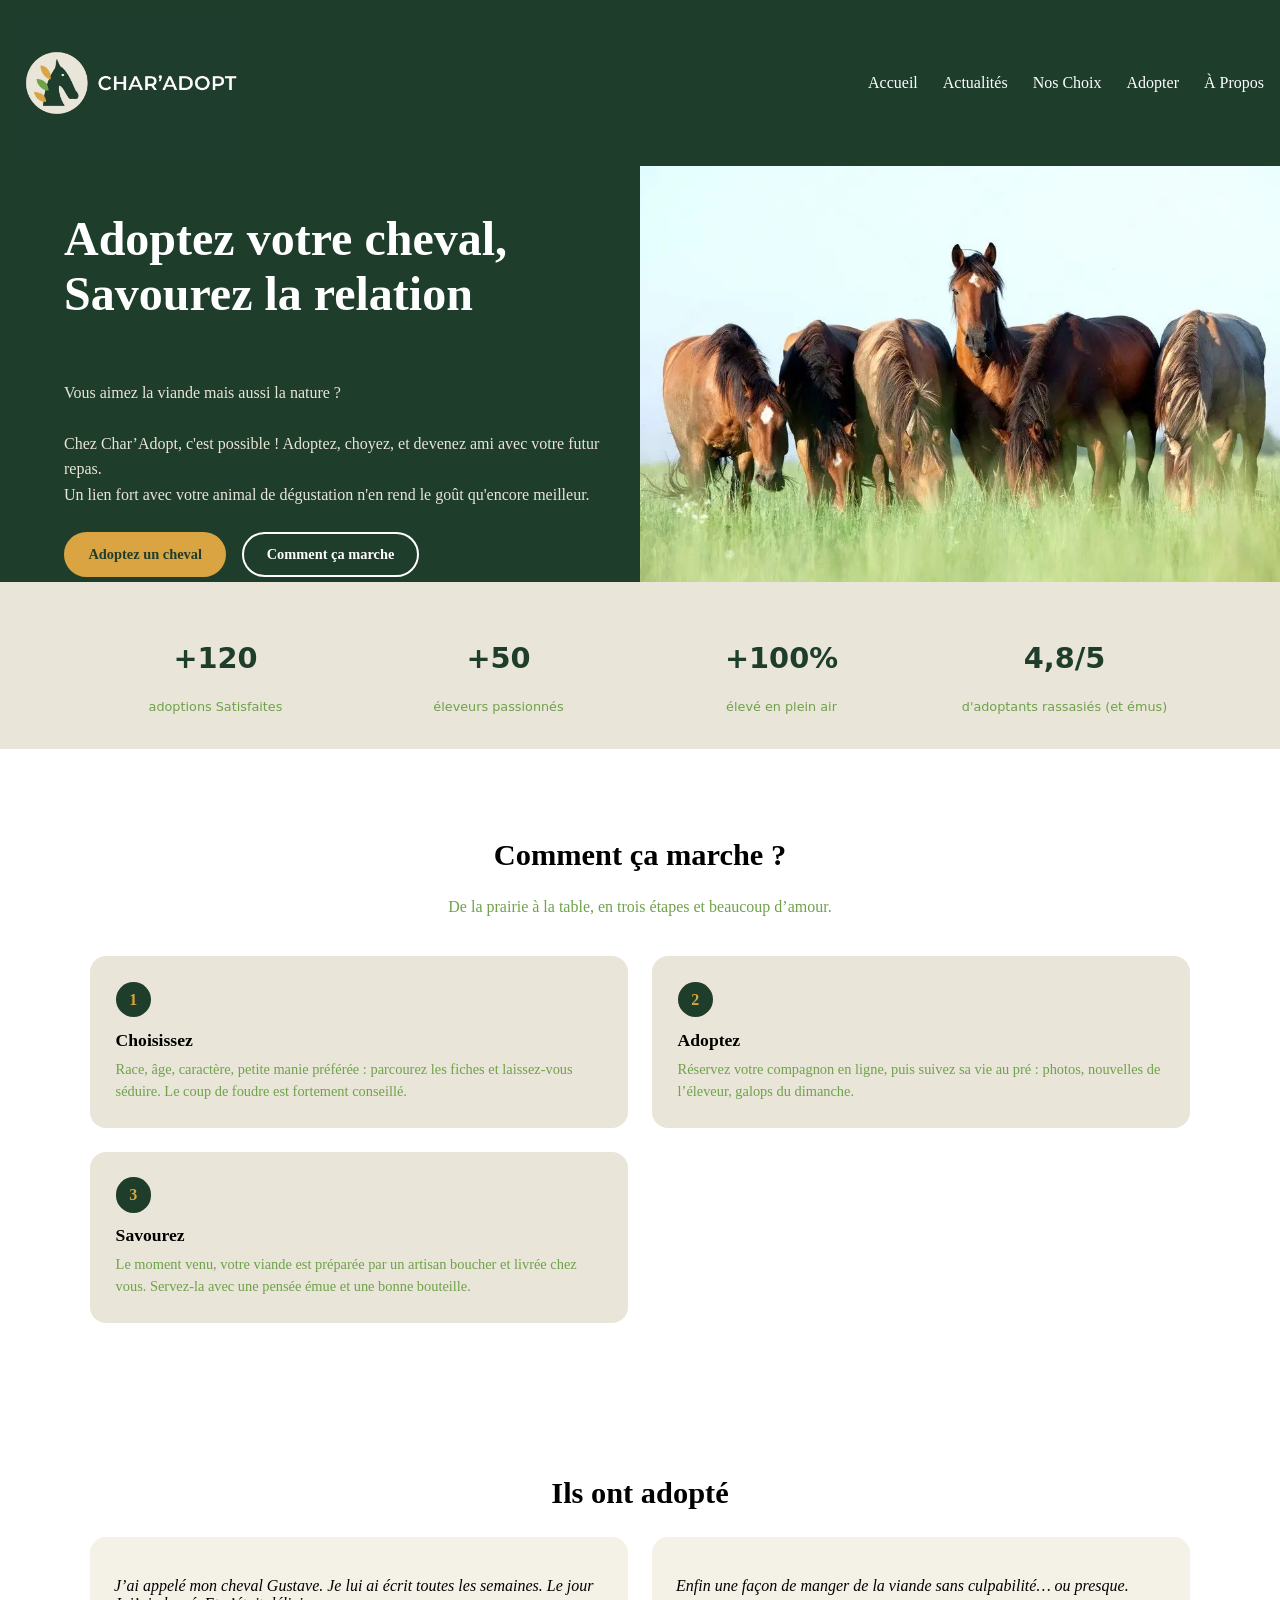
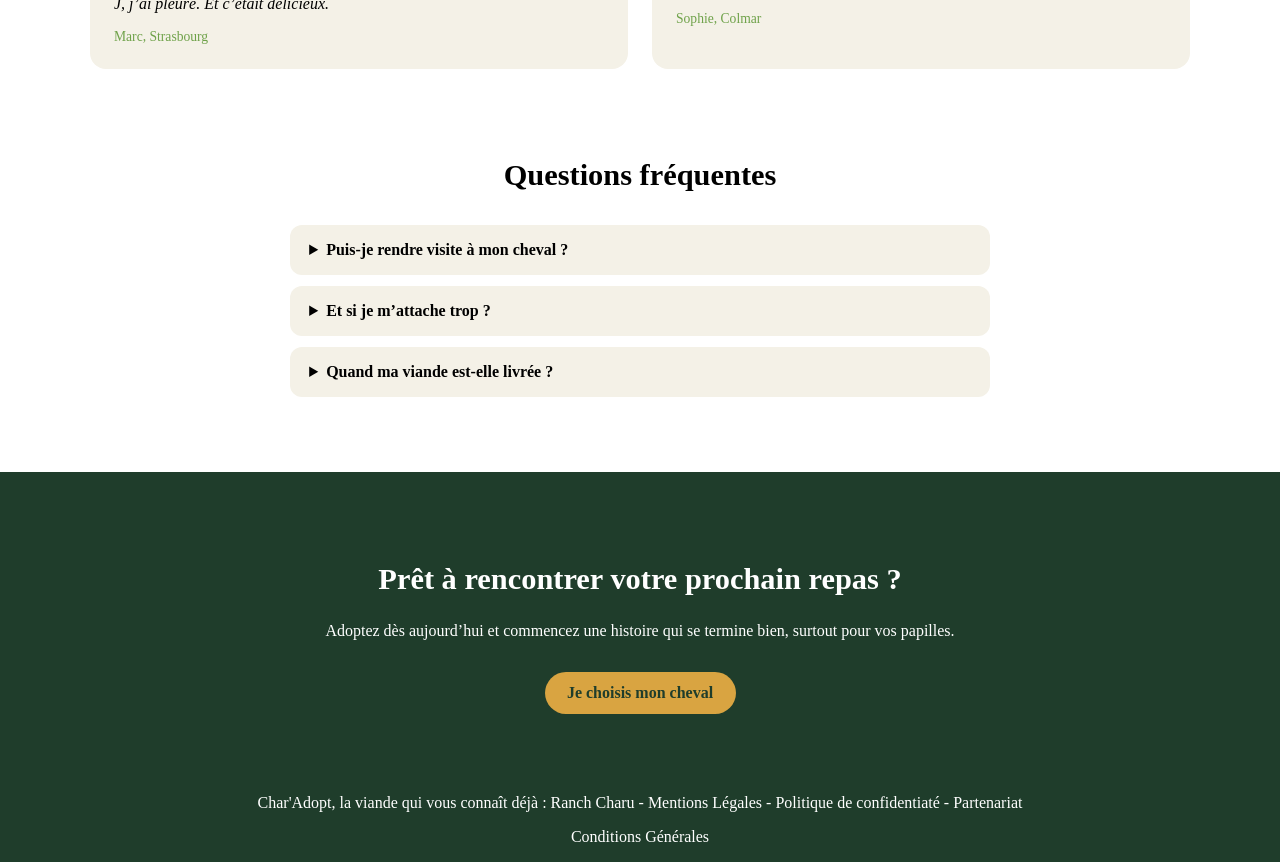
<file: index.html>
<!DOCTYPE html>
<html lang="fr">
<head>
    <meta charset="UTF-8">
    <meta name="viewport" content="width=device-width, initial-scale=1.0">
    <title>Char’Adopt - Accueil</title>
    <link rel="stylesheet" href="style.css">
</head>
<body class="page">
    <header>
        <nav class="nav">
            <a href="index.html" class="logo">
                <img src="images/Green-Logo.webp" alt="Char'Adopt Logo, retour à l'accueil" class="logo-responsive">
            </a>
            <!-- Bouton téléphone -->
            <input type="checkbox" id="menu-mobile">
            <label for="menu-mobile" class="burger">☰</label>

            <div class="nav-liens">
                <a href="index.html"> Accueil </a>
                <a href="actualite.html"> Actualités </a>
                <a href="Nos-choix.html"> Nos Choix </a>
                <a href="adopter.html"> Adopter </a>
                <a href="a_propos.html"> À Propos </a>
            </div>
        </nav>
    </header>

    <main class="Accueil">
        <section class="accueil-head">
            <h1>Adoptez votre cheval,<br> Savourez la relation</h1>
            <p class="intro">
                Vous aimez la viande mais aussi la nature ?<br><br>
                Chez Char’Adopt, c'est possible !
                Adoptez, choyez, et devenez ami avec votre futur repas.<br>
                Un lien fort avec votre animal de dégustation n'en rend le goût qu'encore meilleur.
            </p>
            <div class="hero-actions">
                <a href="Nos-choix.html" class="button-adopter">Adoptez un cheval</a>
                <a href="#fonctionnement" class="button-fonctionnement">Comment ça marche</a>
            </div>
            <img src="images/chevaux_accueil.webp" alt="Nos amis équestres">
        </section>

        <section class="bande" aria-label="Nos Chiffres clés">
            <div class="conteneur-stats">

                <hgroup class ="stat">
                    <h2 class="stat-chiffre">+120</h2>
                    <p class="chiffre-label">adoptions Satisfaites</p>
                </hgroup>

                <hgroup class ="stat">
                    <h2 class="stat-chiffre">+50</h2>
                    <p class="chiffre-label">éleveurs passionnés</p>
                </hgroup>

                <hgroup class ="stat">
                    <h2 class="stat-chiffre">+100%</h2>
                    <p class="chiffre-label">élevé en plein air</p>
                </hgroup>

                <hgroup class ="stat">
                    <h2 class="stat-chiffre">4,8/5</h2>
                    <p class="chiffre-label">d'adoptants rassasiés (et émus)</p>
                </hgroup>

            </div>
        </section>

        <section class="section" id="fonctionnement" aria-labelledby="t-fonctionnement">
            <h2 id="t-fonctionnement">Comment ça marche ?</h2>
            <p class="intro">De la prairie à la table, en trois étapes et beaucoup d’amour.</p>
            <ol class="grid" style="list-style:none;padding:0;margin:0">
                <li class="card"><div class="step__n">1</div><h3>Choisissez</h3><p>Race, âge, caractère, petite manie préférée : parcourez les fiches et laissez-vous séduire. Le coup de foudre est fortement conseillé.</p></li>
                <li class="card"><div class="step__n">2</div><h3>Adoptez</h3><p>Réservez votre compagnon en ligne, puis suivez sa vie au pré : photos, nouvelles de l’éleveur, galops du dimanche.</p></li>
                <li class="card"><div class="step__n">3</div><h3>Savourez</h3><p>Le moment venu, votre viande est préparée par un artisan boucher et livrée chez vous. Servez-la avec une pensée émue et une bonne bouteille.</p></li>
            </ol>
        </section>

        <section class="section" id="avis" aria-labelledby="t-avis">
            <h2 id="t-avis">Ils ont adopté</h2>
            <div class="grid">
                <blockquote><p>J’ai appelé mon cheval Gustave. Je lui ai écrit toutes les semaines. Le jour J, j’ai pleuré. Et c’était délicieux.</p><footer>Marc, Strasbourg</footer></blockquote>
                <blockquote><p>Enfin une façon de manger de la viande sans culpabilité… ou presque.</p><footer>Sophie, Colmar</footer></blockquote>
            </div>
        </section>

        <section class="section" id="faq" aria-labelledby="t-faq" style="padding-top:0">
            <h2 id="t-faq">Questions fréquentes</h2>
            <div class="faq" style="margin-top:2rem">
                <details><summary>Puis-je rendre visite à mon cheval ?</summary><p>Bien sûr ! Un ami, ça se rend visite.</p></details>
                <details><summary>Et si je m’attache trop ?</summary><p>C’est le but. Notre service client est formé à l’écoute et aux mouchoirs.</p></details>
                <details><summary>Quand ma viande est-elle livrée ?</summary><p>Quand votre cheval a atteint sa pleine maturité, en général entre 2 et 4 ans selon la race.</p></details>
            </div>
        </section>

        <section class="section cta" aria-labelledby="t-cta">
            <h2 id="t-cta">Prêt à rencontrer votre prochain repas ?</h2>
            <p>Adoptez dès aujourd’hui et commencez une histoire qui se termine bien, surtout pour vos papilles.</p>
            <a class="btn btn--forest" href="Nos-choix.html">Je choisis mon cheval</a>
        </section>
    </main>
    <footer>
        <p>Char'Adopt, la viande qui vous connaît déjà : Ranch Charu - Mentions Légales - Politique de confidentiaté - Partenariat</p>
        <p><a href="condition-general.html">Conditions Générales</a></p>
    </footer>
</body>
</html>
</file>
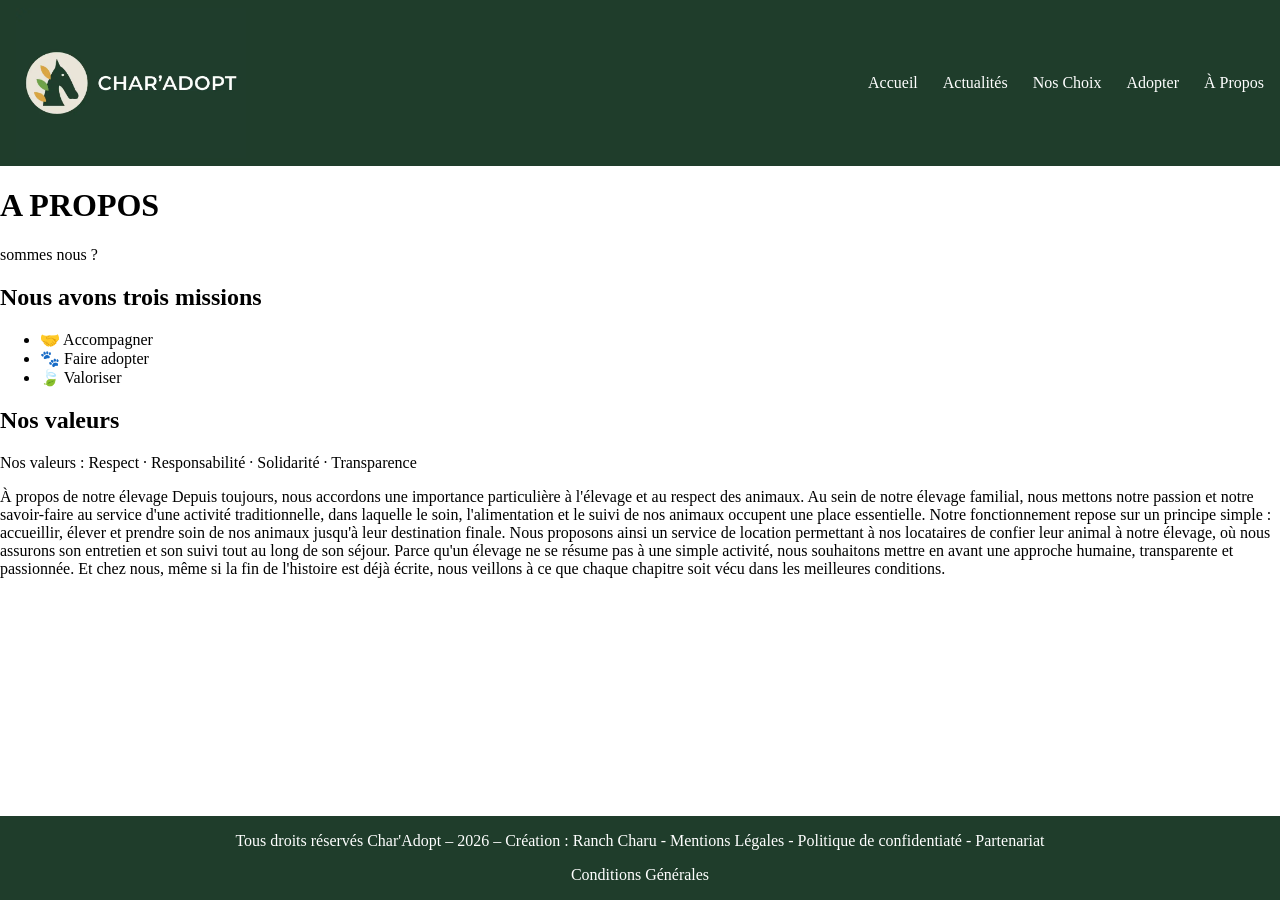
<file: a_propos.html>
<!DOCTYPE html>
<html lang="fr">

<head>
    <meta charset="UTF-8">
    <meta name="viewport" content="width=device-width, initial-scale=1.0">
    <link rel="stylesheet" href="style.css">
    <title>Char’Adopt - A propos</title>
</head>

<body class="page">
    <header>
        <nav class="nav">
            <a href="index.html" class="logo">
                <img src="images/Green-Logo.webp" alt="Char'Adopt Logo, retour à l'accueil" class="logo-responsive">
            </a>
                <!-- Bouton téléphone -->
            <input type="checkbox" id="menu-mobile">

            <label for="menu-mobile" class="burger">
                ☰
            </label>
            
            <div class="nav-liens">
            <a href="index.html"> Accueil </a>
            <a href="actualite.html"> Actualités </a>
            <a href="Nos-choix.html"> Nos Choix </a>
            <a href="adopter.html"> Adopter </a>
            <a href="a_propos.html"> À Propos </a>
            </div>
        </nav> 
    </header>

    <main>
        <hgroup>
            <h1> A PROPOS</h1>
            <p> sommes nous ?</p>
        </hgroup>
        <article>
            <h2>Nous avons trois missions</h2>
            <ul>
                <li>🤝 Accompagner</li>
                <li>🐾 Faire adopter</li>
                <li>🍃 Valoriser</li>
            </ul>
            <h2>Nos valeurs</h2>
            <p>Nos valeurs : Respect · Responsabilité · Solidarité · Transparence</p>
            <p> À propos de notre élevage

Depuis toujours, nous accordons une importance particulière à l'élevage et au respect des animaux. Au sein de notre élevage familial, nous mettons notre passion et notre savoir-faire au service d'une activité traditionnelle, dans laquelle le soin, l'alimentation et le suivi de nos animaux occupent une place essentielle.

Notre fonctionnement repose sur un principe simple : accueillir, élever et prendre soin de nos animaux jusqu'à leur destination finale. Nous proposons ainsi un service de location permettant à nos locataires de confier leur animal à notre élevage, où nous assurons son entretien et son suivi tout au long de son séjour.

Parce qu'un élevage ne se résume pas à une simple activité, nous souhaitons mettre en avant une approche humaine, transparente et passionnée. Et chez nous, même si la fin de l'histoire est déjà écrite, nous veillons à ce que chaque chapitre soit vécu dans les meilleures conditions.</p>

        </article>
    </main>
    <footer>
        <p>Tous droits réservés Char'Adopt – 2026 – Création : Ranch Charu - Mentions Légales - Politique de confidentiaté - Partenariat</p>
        <p>
            <a href="condition-general.html"> Conditions Générales </a>
        </p>
    </footer>
</body>
</html>
</file>
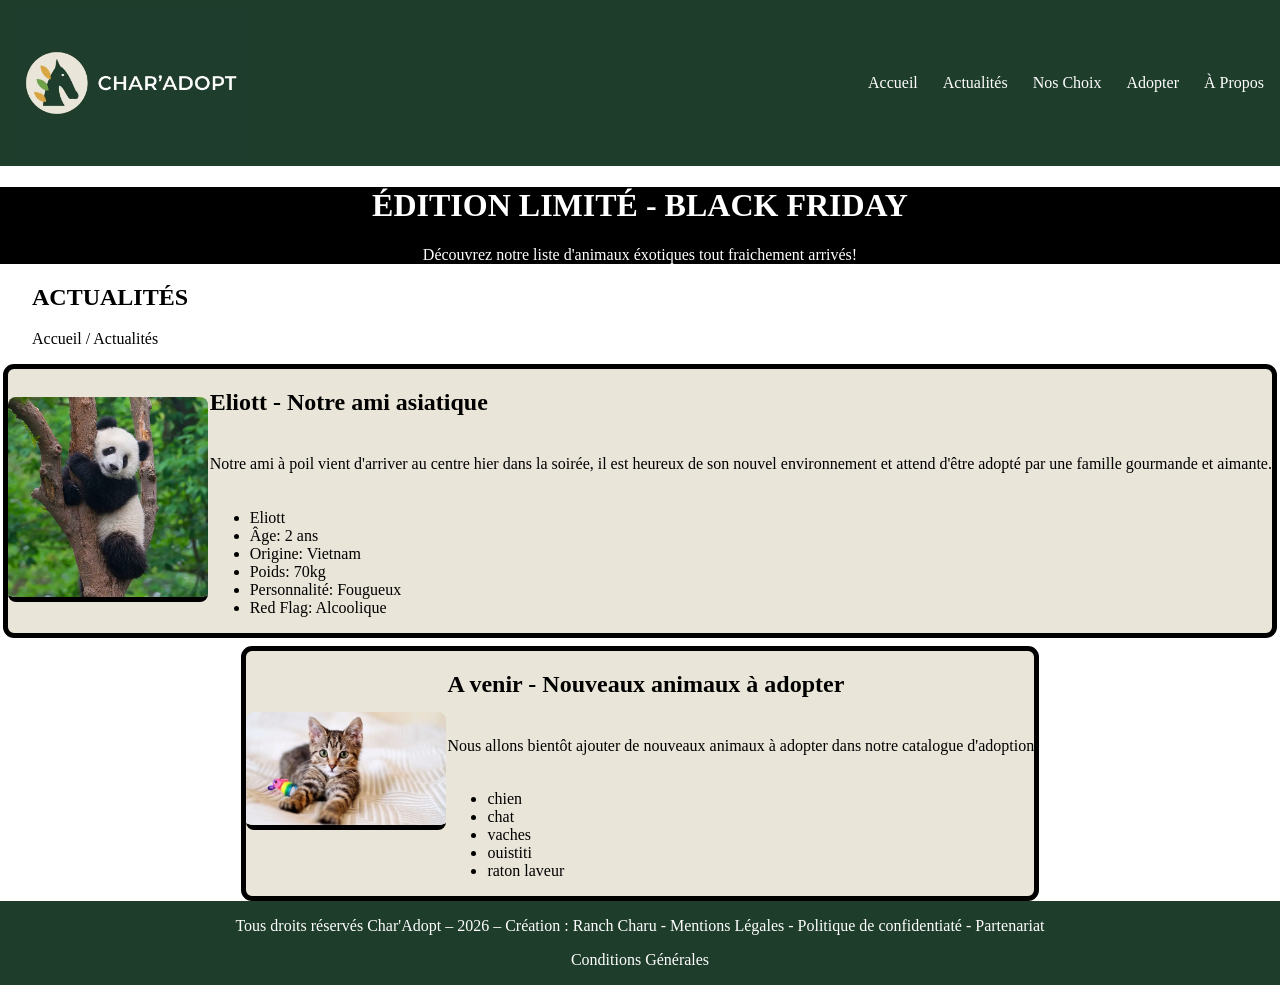
<file: actualite.html>
<!DOCTYPE html>
<html lang="fr">
<head>
    <meta charset="UTF-8">
    <meta name="viewport" content="width=device-width, initial-scale=1.0">
    <title>Char’Adopt - Actualités</title>
    <link rel="stylesheet" href="style.css">
</head>
<body class="page">
<header>
        <nav class="nav">
            <a href="index.html" class="logo">
                <img src="images/Green-Logo.webp" alt="Char'Adopt Logo, retour à l'accueil" class="logo-responsive">
            </a>
                <!-- Bouton téléphone -->
            <input type="checkbox" id="menu-mobile">

            <label for="menu-mobile" class="burger">
                ☰
            </label>
            
            <div class="nav-liens">
            <a href="index.html"> Accueil </a>
            <a href="actualite.html"> Actualités </a>
            <a href="Nos-choix.html"> Nos Choix </a>
            <a href="adopter.html"> Adopter </a>
            <a href="a_propos.html"> À Propos </a>
            </div>
        </nav> 
</header>

<main class="actualite_page">
    <hgroup class="Black-Friday">
        <h1>ÉDITION LIMITÉ - BLACK FRIDAY</h1>
        <p>Découvrez notre liste d'animaux éxotiques tout fraichement arrivés!</p>
    </hgroup>

    <aside class="titre-actualité">
        <h2>ACTUALITÉS</h2>
        <p><a href="index.html"><span>Accueil</span></a> / Actualités</p>
    </aside>

    <div class="actualite">
        <article class="carte-actu">
            <div class="image-actu">
                <img src="images/Panda.webp" alt="Panda">
            </div>

            <div class="news">

                <h2>Eliott - Notre ami asiatique </h2>
                <p>
                    Notre ami à poil vient d'arriver au centre hier dans la soirée, il est heureux de son nouvel environnement
                    et attend d'être adopté par une famille gourmande et aimante.
                </p>
                <ul>
                    <li>Eliott</li>
                    <li>Âge: 2 ans</li>
                    <li>Origine: Vietnam</li>
                    <li>Poids: 70kg</li>
                    <li>Personnalité: Fougueux</li>
                    <li>Red Flag: Alcoolique</li>
                </ul>
            </div>
        </article>
            
        <article class="carte-actu">
            <div class="image-actu">
                <img src="images/chat.webp" alt="chat">
            </div>

            <div class="news">
                <h2>A venir - Nouveaux animaux à adopter</h2>
                <p>Nous allons bientôt ajouter de nouveaux animaux à adopter dans notre catalogue d'adoption</p>
                <ul>
                    <li>chien</li>
                    <li>chat</li>
                    <li>vaches</li>
                    <li>ouistiti</li>
                    <li>raton laveur</li>
                </ul>
            </div>
        </article>
    </div>
</main>
<footer>
    <p>Tous droits réservés Char'Adopt – 2026 – Création : Ranch Charu - Mentions Légales - Politique de confidentiaté - Partenariat</p>
    <p>
        <a href="condition-general.html"> Conditions Générales </a>
    </p>
</footer>
</body>
</html>
</file>
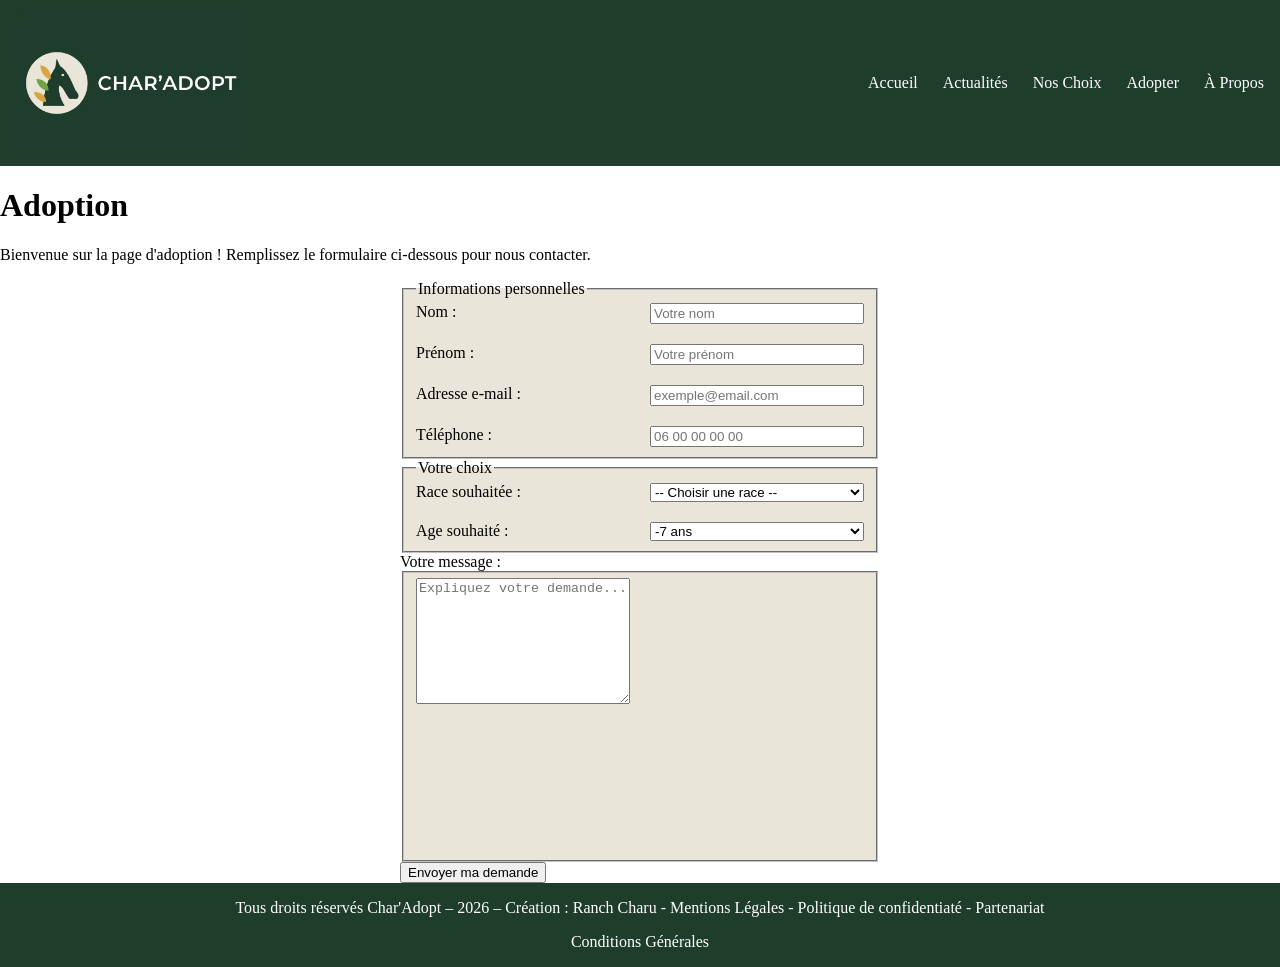
<file: adopter.html>
<!DOCTYPE html>
<html lang="fr">

<head>
    <meta charset="UTF-8">
    <meta name="viewport" content="width=device-width, initial-scale=1.0">
    <link rel="stylesheet" href="style.css">
    <title>Char’Adopt - Adopter</title>
</head>

<body class="page">
    <header>
        <nav class="nav">
            <a href="index.html" class="logo">
                <img src="images/Green-Logo.webp" alt="Char'Adopt Logo, retour à l'accueil" class="logo-responsive">
            </a>
                <!-- Bouton téléphone -->
            <input type="checkbox" id="menu-mobile">

            <label for="menu-mobile" class="burger">
                ☰
            </label>
            
            <div class="nav-liens">
            <a href="index.html"> Accueil </a>
            <a href="actualite.html"> Actualités </a>
            <a href="Nos-choix.html"> Nos Choix </a>
            <a href="adopter.html"> Adopter </a>
            <a href="a_propos.html"> À Propos </a>
            </div>
        </nav> 
    </header>

    <main>
        <h1>Adoption</h1>
        <p>Bienvenue sur la page d'adoption ! Remplissez le formulaire ci-dessous pour nous contacter.</p>

        <form action="#" method="post" class="contact-form">

        
            <fieldset class="adopter">
                <legend>Informations personnelles</legend>

                <label for="nom">Nom :</label>
                <input id="nom" name="nom" type="text" placeholder="Votre nom" required>

                <label for="prenom">Prénom :</label>
                <input id="prenom" name="prenom" type="text" placeholder="Votre prénom" required>

                <label for="email">Adresse e-mail :</label>
                <input id="email" name="email" type="email" placeholder="exemple@email.com" required>

                <label for="telephone">Téléphone :</label>
                <input id="telephone" name="telephone" type="tel" placeholder="06 00 00 00 00">
            </fieldset>

            <fieldset class="adopter">
                <legend>Votre choix</legend>

                <label for="race">Race souhaitée :</label>
                <select id="race" name="race" required>
                    <option value="">-- Choisir une race --</option>
                    <option value="percheron">Percheron</option>
                    <option value="boulonnais">Boulonnais</option>
                    <option value="ardennais">Ardennais</option>
                    <option value="trait-du-nord">Trait du Nord</option>
                    <option value="comtois">Comtois</option>
                </select>
                
                <label for="age">Age souhaité :</label>
                <select id="age" name="age">
                    <option value="jeune">-7 ans</option>
                    <option value="adolescent">7-14 ans</option>
                    <option value="adulte">14-21 ans</option>
                </select>

            </fieldset>
            <label for="message">Votre message :</label>
            <fieldset class="adopter">
                <textarea id="message" name="message" rows="8" cols="58"
                    placeholder="Expliquez votre demande..."></textarea>
            </fieldset>
            <button type="submit">Envoyer ma demande</button>
        </form>
    </main>
    <footer>
        <p>Tous droits réservés Char'Adopt – 2026 – Création : Ranch Charu - Mentions Légales - Politique de confidentiaté - Partenariat</p>
        <p>
            <a href="condition-general.html"> Conditions Générales </a>
        </p>
    </footer>
</body>

</html>
</file>
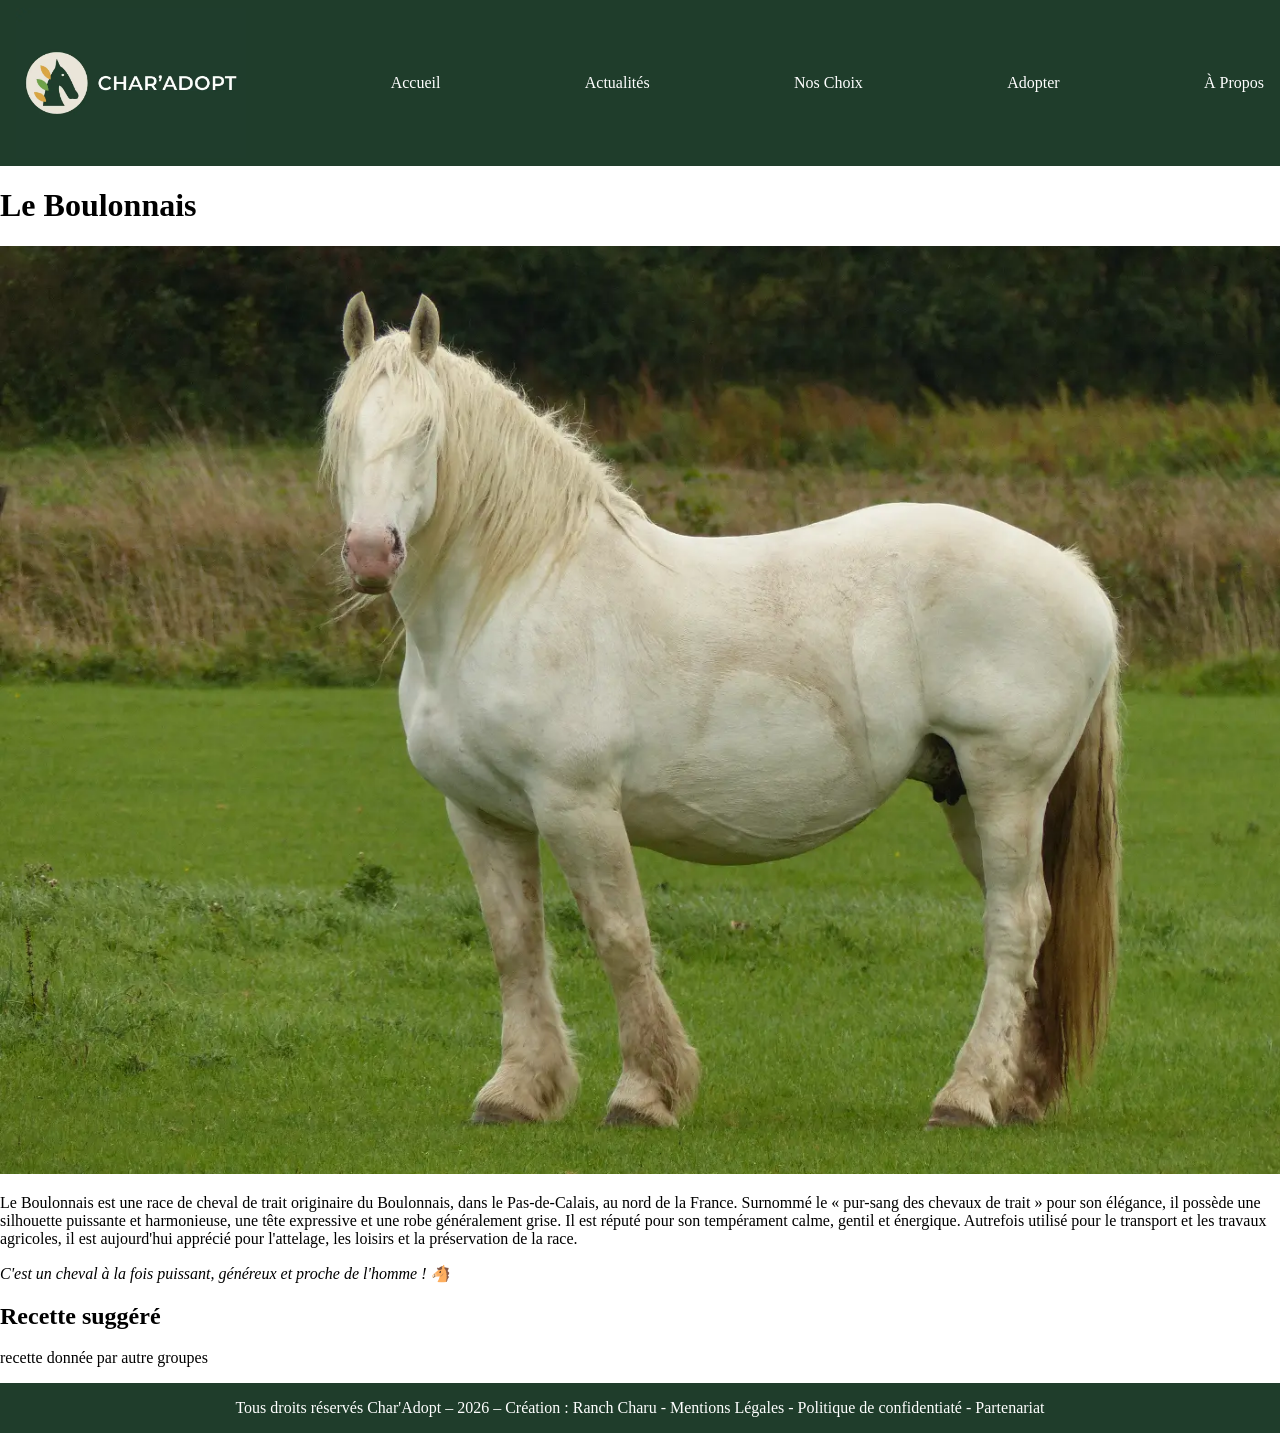
<file: Boulonnais.html>
<!DOCTYPE html>
<html lang="fr">
<head>
    <meta charset="UTF-8">
    <meta name="viewport" content="width=device-width, initial-scale=1.0">
    <title>Char'Boulonnais</title>
    <link rel="stylesheet" href="style.css">
</head>
<body>
    
</body>
</html>
<body class="page">
    <header>
        <nav class="nav">
            <a href="index.html">
                <img src="images/Green-Logo.webp" alt="Char'Adopt Logo, retour à l'accueil"class="logo-responsive">
            </a>
            <a href="index.html"> Accueil </a>
            <a href="actualite.html"> Actualités </a>
            <a href="Nos-choix.html"> Nos Choix </a>
            <a href="adopter.html"> Adopter </a>
            <a href="a_propos.html"> À Propos </a>
        </nav>
    </header>
    <main>
    <h1>Le Boulonnais</h1>
    <img src="/images/boulonnais.webp" alt="">
    <p>
        Le Boulonnais est une race de cheval de trait originaire du Boulonnais, dans le Pas-de-Calais, au nord 
        de la France. Surnommé le « pur-sang des chevaux de trait » pour son élégance, il possède une silhouette 
        puissante et harmonieuse, une tête expressive et une robe généralement grise. Il est réputé pour son tempérament 
        calme, gentil et énergique. Autrefois utilisé pour le transport et les travaux agricoles, il est aujourd'hui 
        apprécié pour l'attelage, les loisirs et la préservation de la race.
    </p>
    <p><i>C'est un cheval à la fois puissant, généreux et proche de l'homme ! 🐴</i></p>
    <h2>Recette suggéré</h2>
    <p>recette donnée par autre groupes</p>
    </main>
    <footer>
        <p>Tous droits réservés Char'Adopt – 2026 – Création : Ranch Charu - Mentions Légales - Politique de confidentiaté - Partenariat</p>
    </footer>
</body>
</html>
</file>
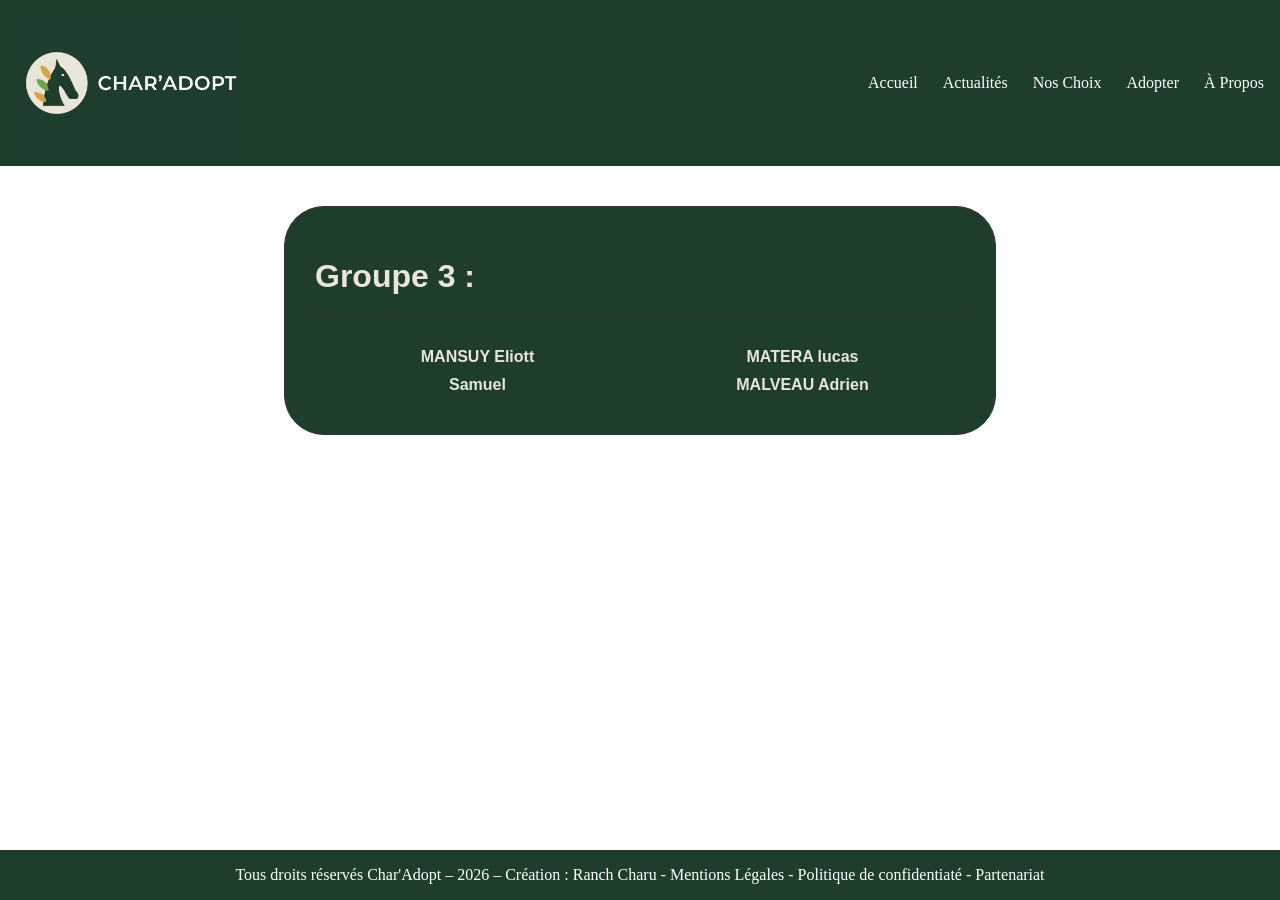
<file: condition-general.html>
<!DOCTYPE html>
<html lang="fr">
<head>
    <meta charset="UTF-8">
    <meta name="viewport" content="width=device-width, initial-scale=1.0">
    <title>Char’Adopt - condition-general</title>
    <link rel="stylesheet" href="style.css">
</head>
<body class="page">
<header>
        <nav class="nav">
            <a href="index.html" class="logo">
                <img src="images/Green-Logo.webp" alt="Char'Adopt Logo, retour à l'accueil" class="logo-responsive">
            </a>
                <!-- Bouton téléphone -->
            <input type="checkbox" id="menu-mobile">

            <label for="menu-mobile" class="burger">
                ☰
            </label>
            
            <div class="nav-liens">
            <a href="index.html"> Accueil </a>
            <a href="actualite.html"> Actualités </a>
            <a href="Nos-choix.html"> Nos Choix </a>
            <a href="adopter.html"> Adopter </a>
            <a href="a_propos.html"> À Propos </a>
            </div>
        </nav> 
</header>

<main>
    <div class="groupe">
        <h1>Groupe 3 : </h1>

        <hr>

        <div class="noms">
            <div>
                <p>MANSUY Eliott</p>
                <p>Samuel</p>
            </div>

            <div>
                <p>MATERA lucas</p>
                <p>MALVEAU Adrien</p>
            </div>
        </div>
    </div>
</main>
<footer>
        <p>Tous droits réservés Char'Adopt – 2026 – Création : Ranch Charu - Mentions Légales - Politique de confidentiaté - Partenariat</p>
</footer>
</body>
</html>
</file>
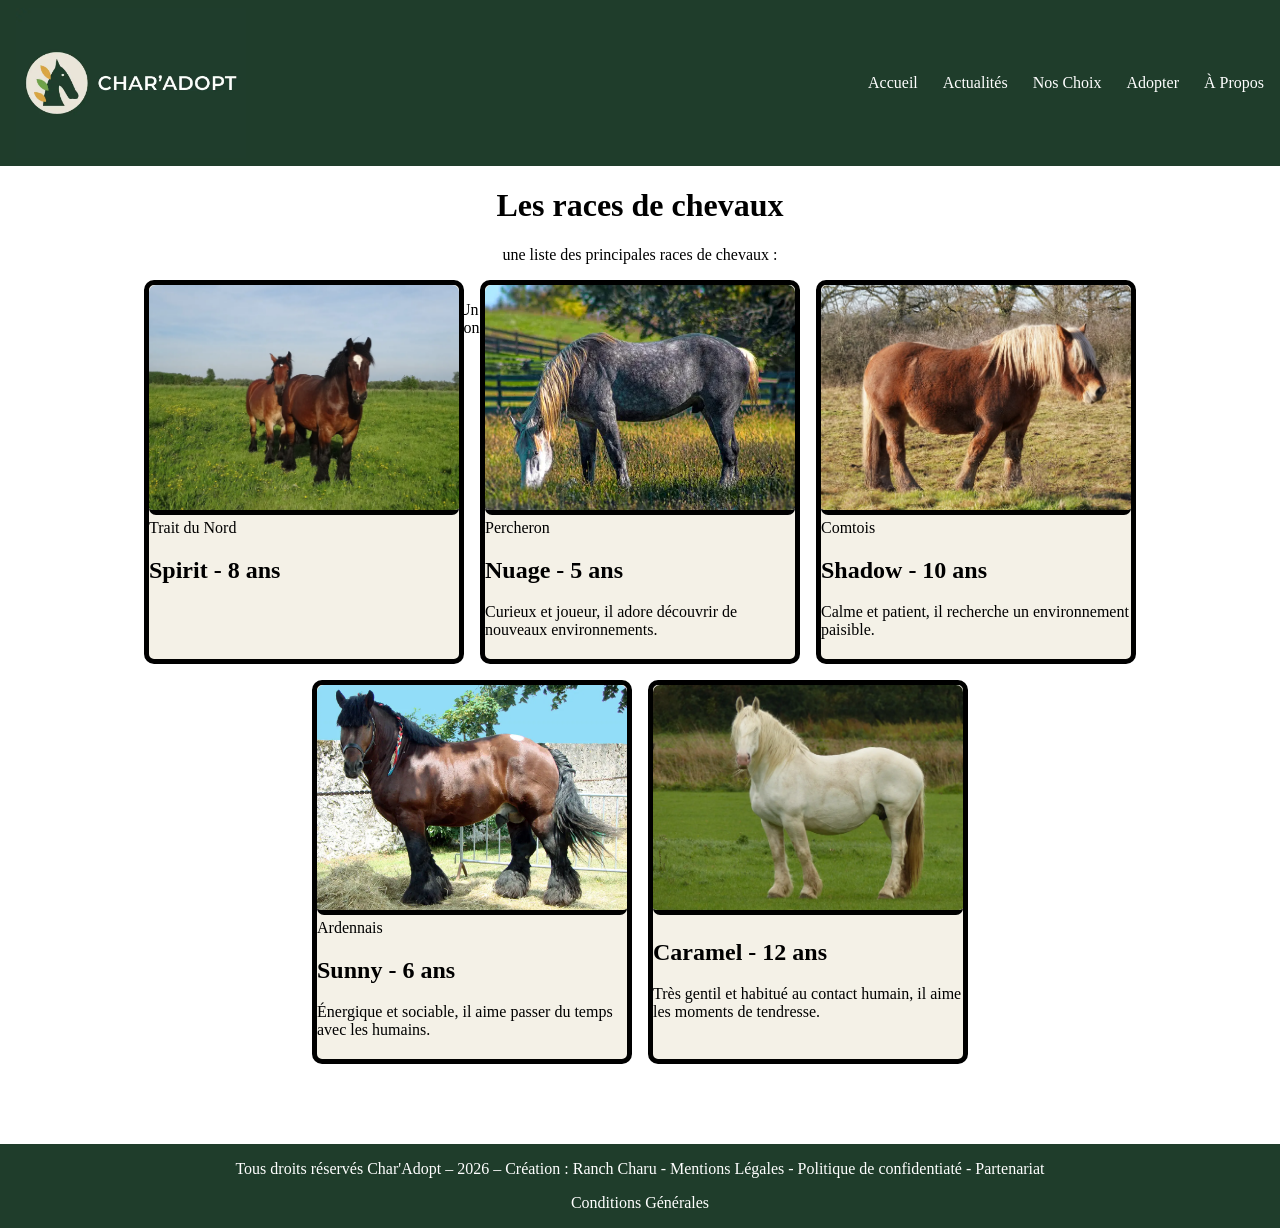
<file: Nos-choix.html>
<!DOCTYPE html>
<html lang="fr">

<head>
    <meta charset="UTF-8">
    <meta name="viewport" content="width=device-width, initial-scale=1.0">
    <title>Char’Adopt - liste de nos viandes</title>
    <link rel="stylesheet" href="style.css">
</head>

<body class="page">
    <header>
        <nav class="nav">
            <a href="index.html" class="logo">
                <img src="images/Green-Logo.webp" alt="Char'Adopt Logo, retour à l'accueil" class="logo-responsive">
            </a>
                <!-- Bouton téléphone -->
            <input type="checkbox" id="menu-mobile">

            <label for="menu-mobile" class="burger">
                ☰
            </label>
            
            <div class="nav-liens">
            <a href="index.html"> Accueil </a>
            <a href="actualite.html"> Actualités </a>
            <a href="Nos-choix.html"> Nos Choix </a>
            <a href="adopter.html"> Adopter </a>
            <a href="a_propos.html"> À Propos </a>
            </div>
        </nav> 
    </header>

    <main>
        <hgroup class="titre">
            <h1>Les races de chevaux</h1>
            <p> une liste des principales races de chevaux :</p>
        </hgroup>

        <div class="liste">
            <a href="page-descriptive-chevaux-html/Trait_du_Nord.html">
            <article class="carte">
                <div class="image">
                    <img src="images/Trait-du-nord.webp" alt="">
                </div>
                <div>Trait du Nord</div>
                <h2>Spirit - 8 ans</h2>
                <p>Un cheval doux et affectueux qui apprécie les longues balades.</p>
             </article>
             </a>

        <a href="page-descriptive-chevaux-html/Le_Percheron.html">
            <article class="carte">
                <div class="images">
                    <img src="images/percheron.webp" alt="">
                </div>
                <div>
                    <div>Percheron</div>
                    <h2>Nuage - 5 ans</h2>
                    <p>Curieux et joueur, il adore découvrir de nouveaux environnements.</p>
                </div>
            </article>
        </a>
        <a href="page-descriptive-chevaux-html/Le_Comtois.html">
            <article class="carte">
                <div class="images">
                    <img src="images/comtois.webp" alt="">
                </div>

                <div>
                    <div>Comtois</div>
                    <h2>Shadow - 10 ans</h2>
                    <p>Calme et patient, il recherche un environnement paisible.</p>
                </div>
            </article>
        </a>
        <a href="page-descriptive-chevaux-html/L'Ardennais.html">
            <article class="carte">
                <div class="images">
                    <img src="images/ardennais.webp" alt="">
                </div>

                <div>
                    <div>Ardennais</div>
                    <h2>Sunny - 6 ans</h2>
                    <p>Énergique et sociable, il aime passer du temps avec les humains.</p>
                </div>
            </article>
        </a>
        <a href="page-descriptive-chevaux-html/Boulonnais.html">
            <article class="carte">
                <div class="images">
                    <img src="images/boulonnais.webp" alt="">
                </div>
                <div>
                    <h2>Caramel - 12 ans</h2>
                    <p>Très gentil et habitué au contact humain, il aime les moments de tendresse.</p>
                </div>
            </article>
        </a>
        </div>
    </main>
    <footer>
        <p>Tous droits réservés Char'Adopt – 2026 – Création : Ranch Charu - Mentions Légales - Politique de confidentiaté - Partenariat</p>
        <p>
            <a href="condition-general.html"> Conditions Générales </a>
        </p>
    </footer>
</body>
</html>
</file>
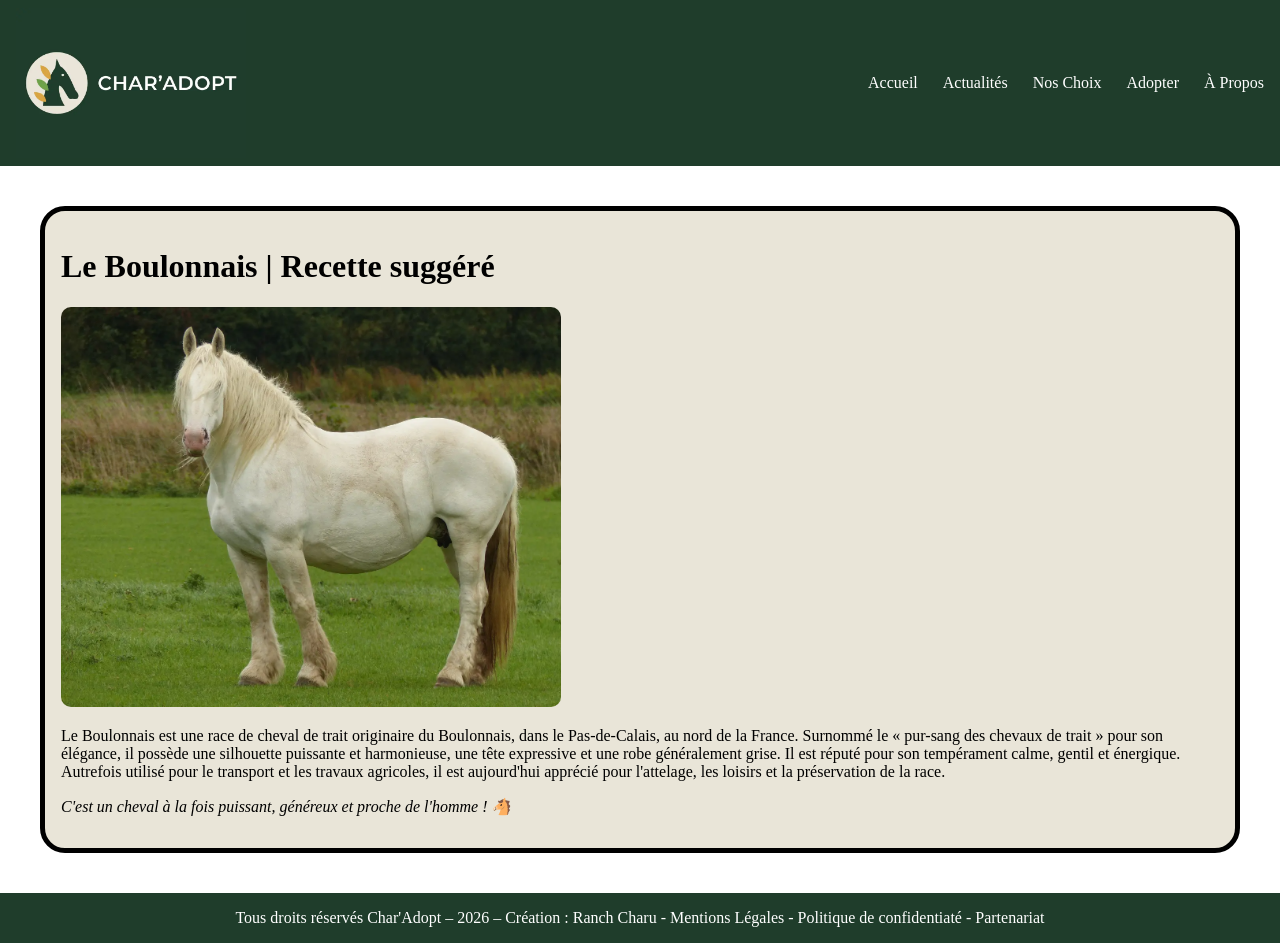
<file: page-descriptive-chevaux-html/Boulonnais.html>
<!DOCTYPE html>
<html lang="fr">
<head>
    <meta charset="UTF-8">
    <meta name="viewport" content="width=device-width, initial-scale=1.0">
    <title>Char'Boulonnais</title>
    <link rel="stylesheet" href="../style.css">
</head>
<body>
    
</body>
</html>
<body class="page">
    <header>
        <nav class="nav">
            <a href="../index.html" class="logo">
                <img src="../images/Green-Logo.webp" alt="Char'Adopt Logo, retour à l'accueil"class="logo-responsive">
            </a>
                <!-- Bouton téléphone -->
            <input type="checkbox" id="menu-mobile">

            <label for="menu-mobile" class="burger">
                ☰
            </label>
            
            <div class="nav-liens">
            <a href="../index.html"> Accueil </a>
            <a href="../actualite.html"> Actualités </a>
            <a href="../Nos-choix.html"> Nos Choix </a>
            <a href="../adopter.html"> Adopter </a>
            <a href="../a_propos.html"> À Propos </a>
            </div>
        </nav> 
    </header>
    <main class="boulonnais">
    <h1>Le Boulonnais    |        <a href="https://coda-dijon.github.io/html-b1-2026-g4/">Recette suggéré</a>
</h1>
    <img src="../images/boulonnais.webp" alt="" width="500px" height="400">
    <p>
        Le Boulonnais est une race de cheval de trait originaire du Boulonnais, dans le Pas-de-Calais, au nord 
        de la France. Surnommé le « pur-sang des chevaux de trait » pour son élégance, il possède une silhouette 
        puissante et harmonieuse, une tête expressive et une robe généralement grise. Il est réputé pour son tempérament 
        calme, gentil et énergique. Autrefois utilisé pour le transport et les travaux agricoles, il est aujourd'hui 
        apprécié pour l'attelage, les loisirs et la préservation de la race.
    </p>
    <p><i>C'est un cheval à la fois puissant, généreux et proche de l'homme ! 🐴</i></p>
    </main>
    <footer>
        <p>Tous droits réservés Char'Adopt – 2026 – Création : Ranch Charu - Mentions Légales - Politique de confidentiaté - Partenariat</p>
    </footer>
</body>
</html>
</file>
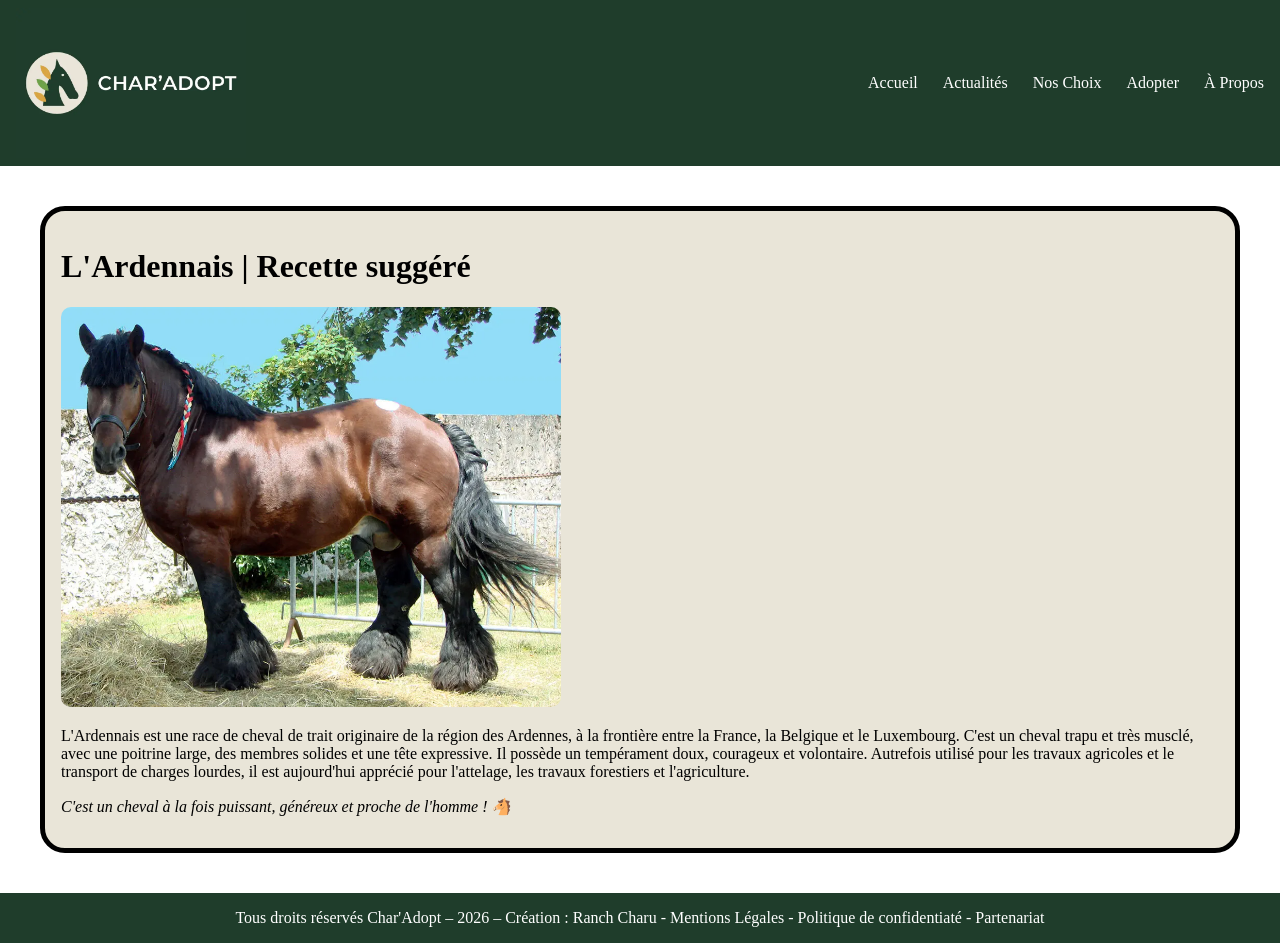
<file: page-descriptive-chevaux-html/L'Ardennais.html>
<!DOCTYPE html>
<html lang="fr">
<head>
    <meta charset="UTF-8">
    <meta name="viewport" content="width=device-width, initial-scale=1.0">
    <title>poney-charal.com - L'Ardennais</title>
    <link rel="stylesheet" href="../style.css">
</head>
<body class="page">
    <header>
        <nav class="nav">
            <a href="../index.html" class="logo">
                <img src="../images/Green-Logo.webp" alt="Char'Adopt Logo, retour à l'accueil"class="logo-responsive">
            </a>
                <!-- Bouton téléphone -->
            <input type="checkbox" id="menu-mobile">

            <label for="menu-mobile" class="burger">
                ☰
            </label>
            
            <div class="nav-liens">
            <a href="../index.html"> Accueil </a>
            <a href="../actualite.html"> Actualités </a>
            <a href="../Nos-choix.html"> Nos Choix </a>
            <a href="../adopter.html"> Adopter </a>
            <a href="../a_propos.html"> À Propos </a>
            </div>
    </header>
    <main class="ardennais">
    <h1>L'Ardennais | <a href="https://coda-dijon.github.io/html-b1-2026-g4/">Recette suggéré</a></h1>
    <img src="../images/ardennais.webp" alt="" width="500px" height="400px">
    <p>
        L'Ardennais est une race de cheval de trait originaire de la région des Ardennes, à la frontière 
        entre la France, la Belgique et le Luxembourg. C'est un cheval trapu et très musclé, avec une poitrine 
        large, des membres solides et une tête expressive. Il possède un tempérament doux, courageux et volontaire. 
        Autrefois utilisé pour les travaux agricoles et le transport de charges lourdes, il est aujourd'hui apprécié pour 
        l'attelage, les travaux forestiers et l'agriculture.
    </p>
    <p><i>C'est un cheval à la fois puissant, généreux et proche de l'homme ! 🐴</i></p>
    </main>
    <footer>
    <p>Tous droits réservés Char'Adopt – 2026 – Création : Ranch Charu - Mentions Légales - Politique de confidentiaté - Partenariat</p>
    </footer>
</body>
</html>
</file>
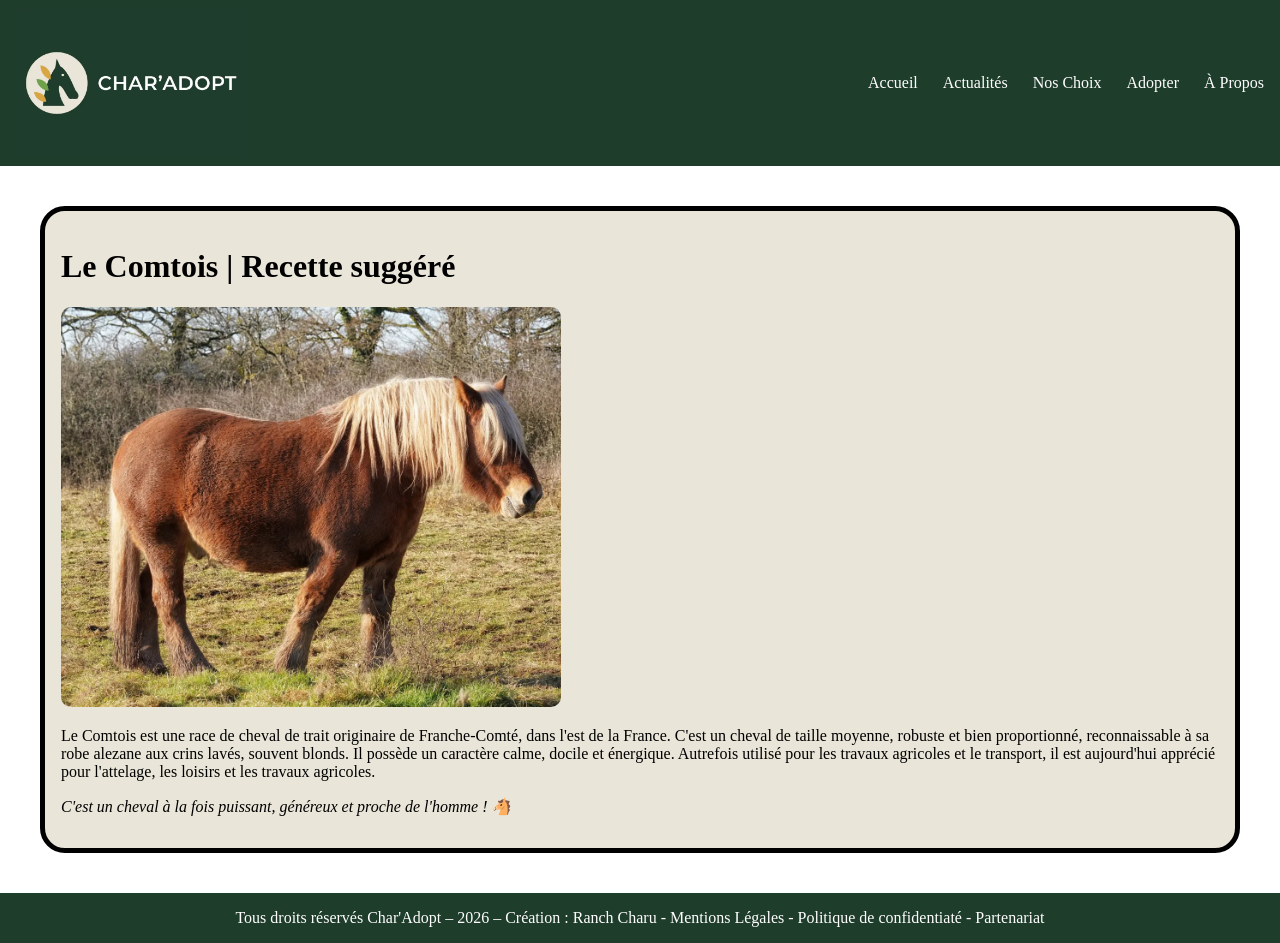
<file: page-descriptive-chevaux-html/Le_Comtois.html>
<!DOCTYPE html>
<html lang="fr">
<head>
    <meta charset="UTF-8">
    <meta name="viewport" content="width=device-width, initial-scale=1.0">
    <title>poney-charal.com - Comtois</title>
    <link rel="stylesheet" href="../style.css">
</head>
<body class="page">
    <header>
        <nav class="nav">
            <a href="../index.html" class="logo">
                <img src="../images/Green-Logo.webp" alt="Char'Adopt Logo, retour à l'accueil"class="logo-responsive">
            </a>
                <!-- Bouton téléphone -->
            <input type="checkbox" id="menu-mobile">

            <label for="menu-mobile" class="burger">
                ☰
            </label>
            
            <div class="nav-liens">
            <a href="../index.html"> Accueil </a>
            <a href="../actualite.html"> Actualités </a>
            <a href="../Nos-choix.html"> Nos Choix </a>
            <a href="../adopter.html"> Adopter </a>
            <a href="../a_propos.html"> À Propos </a>
            </div>
    </header>
    <main class="comtois">
    <h1>Le Comtois | <a href="https://coda-dijon.github.io/html-b1-2026-g4/">Recette suggéré</a>
</h1>
    <img src="../images/comtois.webp" alt="" width="500px" height="400px">
    <p>
        Le Comtois est une race de cheval de trait originaire de Franche-Comté, dans l'est de la France. 
        C'est un cheval de taille moyenne, robuste et bien proportionné, reconnaissable à sa robe alezane aux 
        crins lavés, souvent blonds. Il possède un caractère calme, docile et énergique. Autrefois utilisé pour les 
        travaux agricoles et le transport, il est aujourd'hui apprécié pour l'attelage, les loisirs et les travaux 
        agricoles.
    </p>
    <p><i>C'est un cheval à la fois puissant, généreux et proche de l'homme ! 🐴</i></p>
    </main>
    <footer>
    <p>Tous droits réservés Char'Adopt – 2026 – Création : Ranch Charu - Mentions Légales - Politique de confidentiaté - Partenariat</p>
    </footer>
</body>
</html>
</file>
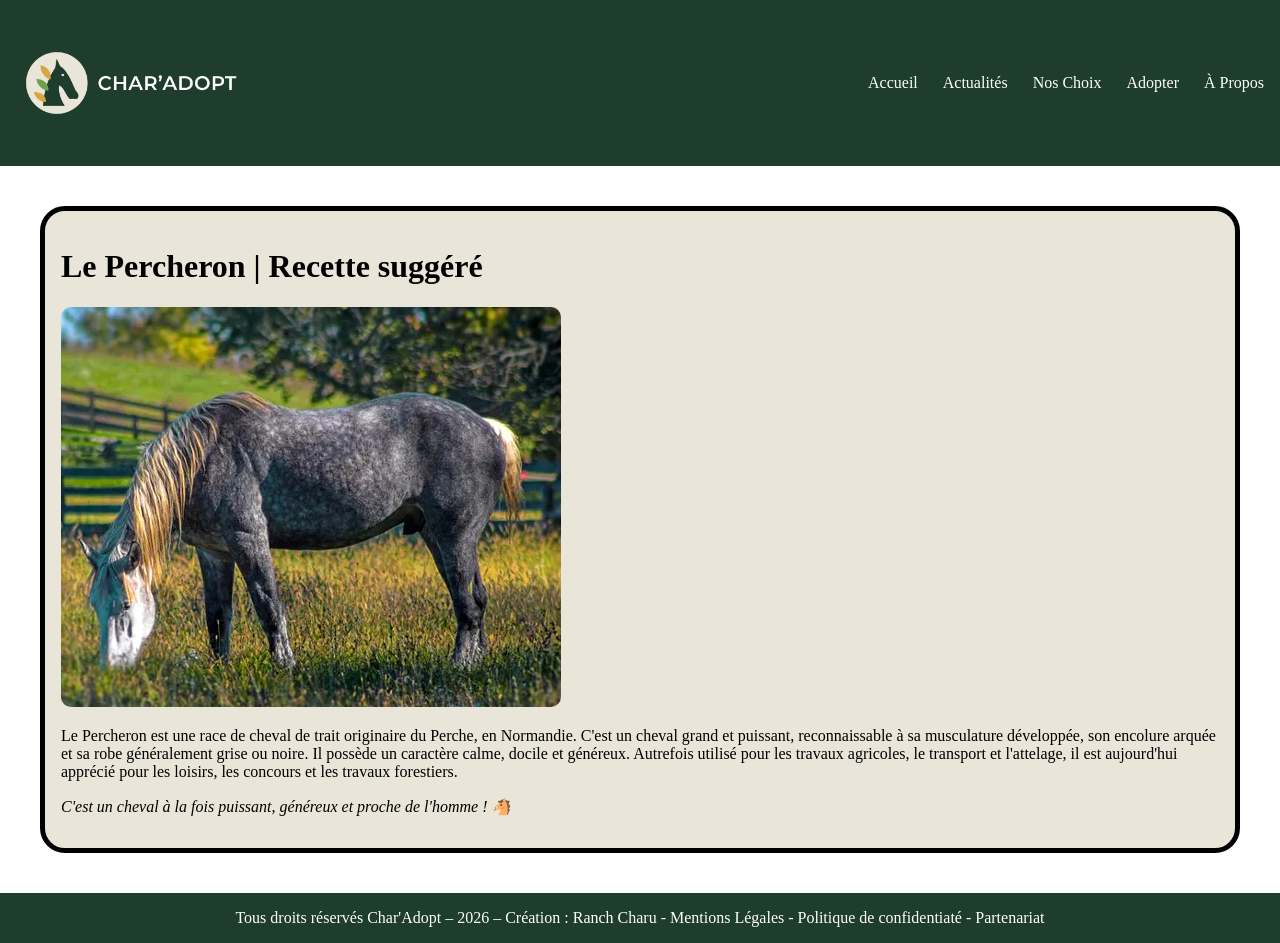
<file: page-descriptive-chevaux-html/Le_Percheron.html>
<!DOCTYPE html>
<html lang="fr">
<head>
    <meta charset="UTF-8">
    <meta name="viewport" content="width=device-width, initial-scale=1.0">
    <title>poney-charal.com - Le Percheron</title>
    <link rel="stylesheet" href="../style.css">
</head>
<body class="page">
    <header>
        <nav class="nav">
            <a href="../index.html" class="logo">
                <img src="../images/Green-Logo.webp" alt="Char'Adopt Logo, retour à l'accueil"class="logo-responsive">
            </a>
                <!-- Bouton téléphone -->
            <input type="checkbox" id="menu-mobile">

            <label for="menu-mobile" class="burger">
                ☰
            </label>
            
            <div class="nav-liens">
            <a href="../index.html"> Accueil </a>
            <a href="../actualite.html"> Actualités </a>
            <a href="../Nos-choix.html"> Nos Choix </a>
            <a href="../adopter.html"> Adopter </a>
            <a href="../a_propos.html"> À Propos </a>
            </div>
    </header>
    <main class="percheron">
    <h1>Le Percheron | <a href="https://coda-dijon.github.io/html-b1-2026-g4/">Recette suggéré</a>
    </h1>
    <img src="../images/percheron.webp" alt="" width="500px" height="400px">
    <p>
        Le Percheron est une race de cheval de trait originaire du Perche, en Normandie. 
        C'est un cheval grand et puissant, reconnaissable à sa musculature développée, son encolure 
        arquée et sa robe généralement grise ou noire. Il possède un caractère calme, docile 
        et généreux. Autrefois utilisé pour les travaux agricoles, le transport et l'attelage, 
        il est aujourd'hui apprécié pour les loisirs, les concours et les travaux forestiers.
    </p>
    <p><i>C'est un cheval à la fois puissant, généreux et proche de l'homme ! 🐴</i></p>
    </main>
    <footer>
        <p>Tous droits réservés Char'Adopt – 2026 – Création : Ranch Charu - Mentions Légales - Politique de confidentiaté - Partenariat</p>
    </footer>
</body>
</html>
</file>
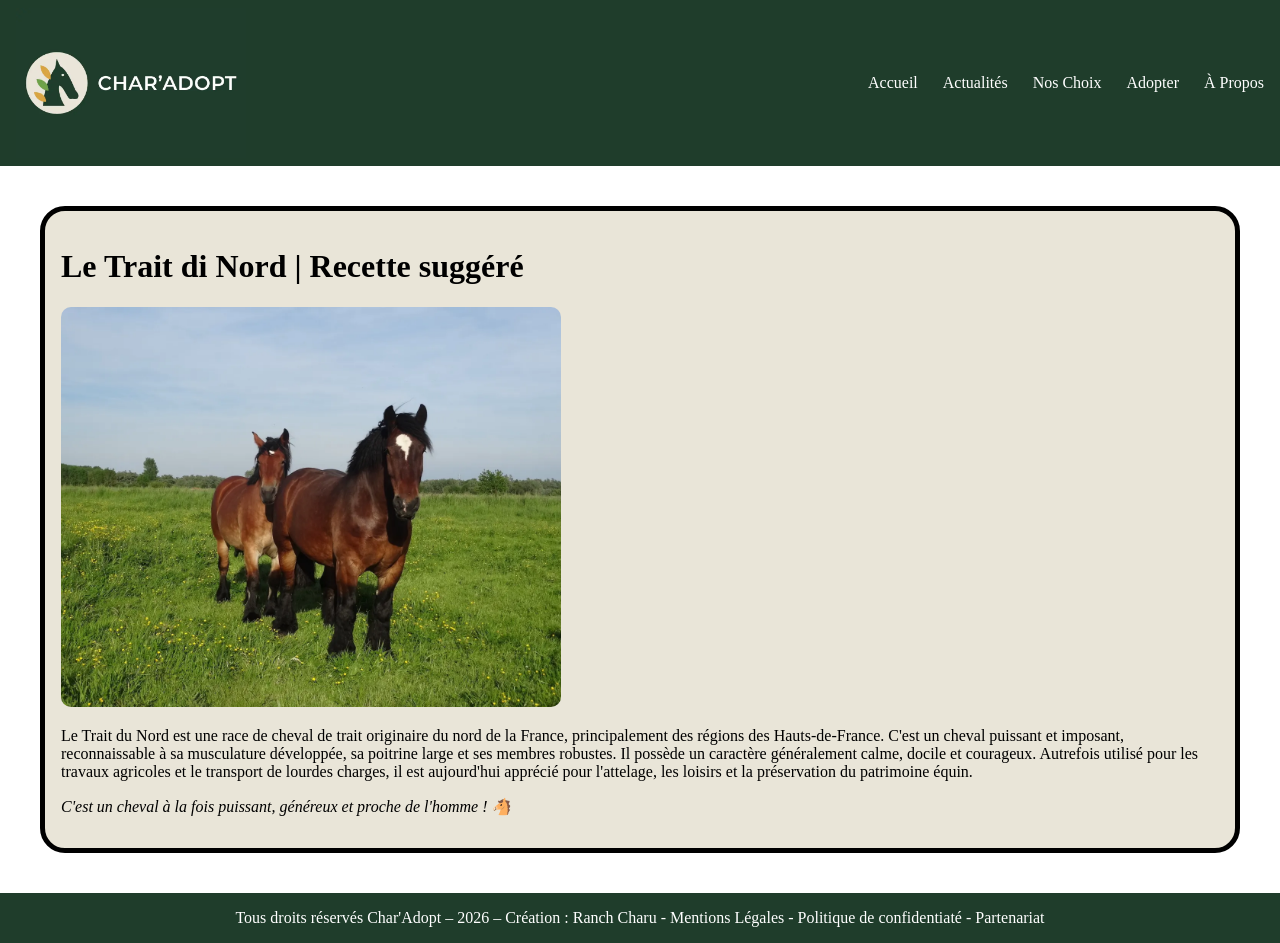
<file: page-descriptive-chevaux-html/Trait_du_Nord.html>
<!DOCTYPE html>
<html lang="fr">
<head>
    <meta charset="UTF-8">
    <meta name="viewport" content="width=device-width, initial-scale=1.0">
    <title>poney-charal.com - Trait du nord</title>
    <link rel="stylesheet" href="../style.css">
</head>
<body class="page">
    <header>
        <nav class="nav">
            <a href="../index.html" class="logo">
                <img src="../images/Green-Logo.webp" alt="Char'Adopt Logo, retour à l'accueil"class="logo-responsive">
            </a>
                <!-- Bouton téléphone -->
            <input type="checkbox" id="menu-mobile">

            <label for="menu-mobile" class="burger">
                ☰
            </label>
            
            <div class="nav-liens">
            <a href="../index.html"> Accueil </a>
            <a href="../actualite.html"> Actualités </a>
            <a href="../Nos-choix.html"> Nos Choix </a>
            <a href="../adopter.html"> Adopter </a>
            <a href="../a_propos.html"> À Propos </a>
            </div>
    </header>
    <main class="trait_du_nord">
    <h1>Le Trait di Nord | <a href="https://coda-dijon.github.io/html-b1-2026-g4/">Recette suggéré</a></h1>
    <img src="../images/Trait-du-nord.webp" alt="" width="500px" height="400px">
    <p>
        Le Trait du Nord est une race de cheval de trait originaire du nord de la France, 
        principalement des régions des Hauts-de-France. C'est un cheval puissant et imposant, reconnaissable 
        à sa musculature développée, sa poitrine large et ses membres robustes. Il possède un caractère généralement calme, 
        docile et courageux. Autrefois utilisé pour les travaux agricoles et le transport de lourdes charges, 
        il est aujourd'hui apprécié pour l'attelage, les loisirs et la préservation du patrimoine équin.
    </p>
    <p><i>C'est un cheval à la fois puissant, généreux et proche de l'homme ! 🐴</i></p>
    </main>
    <footer>
        <p>Tous droits réservés Char'Adopt – 2026 – Création : Ranch Charu - Mentions Légales - Politique de confidentiaté - Partenariat</p>
    </footer>
</body>
</html>
</file>
<file: style.css>
.page{
    min-height: 100vh;
    color: rgb(0, 0, 0);
    margin: 0 auto;
    display: grid;
    grid-template-rows: auto 1fr auto;
    grid-template-columns: 1fr;
    grid-template-areas:
        "header"
        "main"
        "footer";
    justify-content: center;
}

header{
    margin: 0 0 0 0;
    background-color: #1f3d2b;
}

img{
    max-width: 100%;
}

.bande{
    background-color: #E9E5D8;
    color: black;
    padding: 3rem 1.5rem;
    font-family: system-ui, -apple-system, sans-serif;
}

.conteneur-stats{
    max-width: 1100px;
    margin: 0 auto;
    display: grid;
    grid-template-columns: repeat(auto-fit, minmax(200px, 1fr));
    gap: 2rem;
    text-align: center;
}

.accueil-head{
    margin:0; display:grid;
    grid-template-columns:1fr 1fr;
    grid-template-rows:1fr auto auto auto 1fr;
    background:#1f3d2b; color:#fff; min-height:26rem;
}

.accueil-head h1{
    grid-column:1;
    grid-row:2;
    padding:0 2rem 0 4rem;
    font-size:clamp(2rem,4vw,3rem);
}

.accueil-head h1 span{
    color:#D9A441;
}

.accueil-head .intro{
    grid-column:1;
    grid-row:3;
    padding:1.2rem 2rem 1.5rem 4rem;
    margin:0;
    line-height:1.6;
    color:#e9e5d8;
    max-width:34rem;
}

.hero-actions{
    grid-column:1;
    grid-row:4;
    padding:0 2rem 0 4rem;
    display:flex;
    gap:1rem;
    flex-wrap:wrap;
}

.accueil-head img{
    grid-column: 2;
    grid-row: 1 / -1;
    width: 100%;
    height: 100%;
    min-width: 0;
    min-height: 0;
    contain: size;
    object-fit: cover;
    display: block;
}

.accueil-head .button-adopter, .accueil-head .button-fonctionnement{
    padding:.75rem 1.4rem;
    border-radius:999px;
    font-weight:600;
    font-size:.9rem;
}

.accueil-head .button-adopter{
    background:#D9A441;
    color:#1f3d2b;
    border:2px solid #D9A441;
}

.accueil-head .button-fonctionnement{
    color:#fff;
    border:2px solid #fff;
}

.accueil-head .button-adopter:hover{
    background:#c8932f;
    color:#1f3d2b;
}

.accueil-head .button-fonctionnement:hover{
    background:#fff;
    color:#1f3d2b;
}

.Accueil .bande{
    padding:2.2rem 1.5rem;
}

.stat{
    margin:0;
}

.stat-chiffre{
    font-size:1.8rem;
    color:#1f3d2b;
}

.chiffre-label{
    margin:.3rem 0 0;
    font-size:.8rem;
    color:#6FA24A;
}

.Accueil .section{
    max-width:1100px;
    margin:0 auto;
    padding:4rem 1.5rem;
    text-align:center;
}

.Accueil .section h2{
    font-size:1.9rem;
}

.Accueil .section .intro{
    color:#6FA24A;
    margin:.6rem 0 2.5rem;
}

.grid{
    display:grid;
    grid-template-columns: minmax(0,1fr) minmax(0,1fr);
    gap:1.5rem;
    text-align:left;
}

.card{
    background:#E9E5D8;
    border-radius:16px;
    padding:1.6rem;
}

.card h3{
    margin:.8rem 0 .5rem;
    font-size:1.1rem;
}

.card p{
    margin:0;
    font-size:.9rem;
    line-height:1.5;
    color:#6FA24A;
}

.step__n{
    width:2.2rem;
    height:2.2rem;
    border-radius:50%;
    background:#1f3d2b;
    color:#D9A441;
    display:grid;
    place-items:center;
    font-weight:700;
}

blockquote{
    margin:0;
    background:#f4f1e7;
    border-radius:16px;
    padding:1.5rem;
    font-style:italic;
}

blockquote footer{
    background:none;
    color:#6FA24A;
    text-align:left;
    margin-top:.8rem;
    padding:0;
    font-size:.85rem;
    font-style:normal;
}

.faq{
    max-width:700px;
    margin-inline:auto;
    text-align:left;
}

.faq details{
    background:#f4f1e7;
    border-radius:12px;
    padding:1rem 1.2rem;
    margin-bottom:.7rem;
}

.faq summary{
    cursor:pointer;
    font-weight:600;
}

.Accueil .cta{
    background:#1f3d2b;
    color:#fff;
    max-width:none;
}

.btn{
    display:inline-block;
    padding:.75rem 1.4rem;
    border-radius:999px;
    font-weight:600;
    margin-top:1rem;
}

.Accueil .btn--forest{
    background:#D9A441;
    color:#1f3d2b;
}

#menu-mobile,
.burger{
    display: none;
}

.nav-liens{
    display: flex;
    align-items: center;
    column-gap: 1.5rem;
}

@media (max-width:768px){
    .accueil-head{ grid-template-columns:minmax(0,1fr); grid-template-rows:none; min-height:0; padding-top:2.5rem; }
    .accueil-head h1,
    .accueil-head .intro,
    .hero-actions{ grid-column:1; grid-row:auto; padding-inline:1.5rem; }
    .accueil-head .intro{ padding-top:1rem; padding-bottom:1.5rem; max-width:none; }
    .accueil-head img{ grid-column:1; grid-row:auto; margin-top:2rem; height:16rem; width:100%; }

    .conteneur-stats{ grid-template-columns:repeat(2,minmax(0,1fr)); gap:1.5rem 1rem; }
    .Accueil .section{ padding:3rem 1.25rem; }
    .grid{ grid-template-columns:repeat(auto-fit,minmax(min(240px,100%),1fr)); }
    .burger{ padding:.25rem .5rem; }
}

/* ===== Petits téléphones (iPhone SE, 365 à 480 px) ===== */
@media (max-width:480px){
    .accueil-head h1{ font-size:1.7rem; }
    .accueil-head .intro{ font-size:.95rem; }

    .hero-actions{ flex-direction:column; gap:.75rem; }
    .accueil-head .button-adopter,
    .accueil-head .button-fonctionnement{ text-align:center; padding:.85rem 1rem; }  /* grande zone tactile */
    .accueil-head img{ height:13rem; }

    .Accueil .bande{ padding:1.8rem 1rem; }
    .stat-chiffre{ font-size:1.5rem; }
    .chiffre-label{ font-size:.75rem; }

    .Accueil .section{ padding:2.5rem 1rem; }
    .Accueil .section h2{ font-size:1.5rem; }
    .Accueil .section .intro{ margin-bottom:1.5rem; }
    .card{ padding:1.2rem; }

    footer{ padding:1rem; font-size:.8rem; }
}

.nav{
    display: flex;
    flex-wrap: wrap;
    justify-content: space-between;
    align-items: center;
}

.burger {
    display: block;
    color: white;
    font-size: 30px;
    cursor: pointer;
}

#menu-mobile:checked ~ .nav-liens {
    display: flex;
}

.titre{
    text-align: center;
}

.actualite_page{
    padding-bottom: rem;
}

.titre-actualité{
    text-align: left;
    background-color: #FFFFFF;
    margin-left: 2rem;
}

.titre-actualité a{
    color: black;
}

.Black-Friday{
    text-align: center;
    color: white;
    background-color: black;
}

.Black-Friday:hover{
    color: #D9A441;
}

/* menu de navigation*/
.nav{
    color: white;
    display: flex;
    align-items: center;
    column-gap: 1.5rem;
    row-gap: 0.75rem;
    padding: 0.5rem 1rem;
}

.nav a img {
    width: clamp(80px, 18vw, 250px);
}

.nav a{
    box-sizing: border-box;
    color: #FFFFFF;
    display: flex;
}

.nav > a{
    display: flex;
    justify-content: left;
}


.nav-liens {
    display: flex;
    gap: 25px;
}

/* BOUTON MENU */

.burger {
    display: none;
}

#menu-mobile {
    display: none;
}


/* VERSION TELEPHONE */

@media screen and (max-width: 768px) {

    .nav{
        display: flex;
        flex-wrap: wrap;
        justify-content: space-between;
        align-items: center;
    }

    .burger {
        display: block;
        color: white;
        font-size: 30px;
        cursor: pointer;
    }

    #menu-mobile:checked ~ .nav-liens {
        display: flex;
    }
    
    .nav-liens {
        display: none;
        flex-direction: column;
        width: 100%;
        gap: 20px;
        padding: 20px 0;
    }

}
/* fin menu de navigation*/

.logo-link{
    margin: 1rem;
    margin-right: 2rem;
    display: flex;
}

header .logo-responsive {
    width: clamp(80px, 18vw, 250px);
    height: auto;
    display: block;
}

.Accueil{
    box-sizing: border-box;
    background-color: white;
}

footer{
    background-color: #1f3d2b;
    color: #FFFFFF;
    text-align: center;
}


.titre_chval{
    text-align: center;
}

.liste{
    margin-bottom: 5rem;
    background-color: white;
    display: flex;
    flex-direction: row;
    gap: 1rem;
    flex-wrap: wrap;
    justify-content: center;
}

.carte{
    display: flex;
    flex-direction: column;
    flex-wrap: wrap;
    border: solid 5px black;
    box-sizing: border-box;
    border-radius: 10px;
    background-color: #f4f1e7;
    width: 25vw;
    height: 30vw;
}

.carte img{
    width: 24.4vw;
    height: 25vh;
    object-fit: cover;
    border-radius: 7px;
    border-bottom: 5px solid black;
}

a:link {
    color: inherit;
    text-decoration: none;
}

a:hover {
    color: #D9A441;
    text-decoration: none;
}



a:active {
    color: inherit;
}

.contact-form {
width: 60ch;
margin-inline: auto;
}

.actualite {
        display: flex;
        flex-direction: column;
        gap: 0.5rem;
        align-items: center;
    }   

    .news {
        display: flex;
        flex-direction: column;
        gap: 0.2rem;    
    }  

    .carte-actu{
        box-sizing: content-box;
        background-color: #E9E5D8;
        display: flex;
        flex-direction: row;
        gap: .1rem;
        height: auto;
        align-items: center;
        border: 5px solid black;
        border-radius: 11px;
    }

    .carte-actu img{
        width: 200px;
        height: auto;
        border-radius: 8px;
        object-fit: cover;
        border-bottom: 5px solid black;
        border-right: none;
    }

@media screen and (max-width: 768px) {
    
    .actualite {
        display: flex;
        flex-direction: column;
        gap: 0.5rem;
        align-items: center;
    }   

    .news {
        display: flex;
        flex-direction: column;
        gap: 0.2rem;    
    }  

    .carte-actu{
        box-sizing: content-box;
        background-color: #E9E5D8;
        display: flex;
        flex-direction: column;
        gap: .1rem;
        height: auto;
        align-items: center;
        border: 5px solid black;
        border-radius: 11px;
    }

    .carte-actu img{
        width: 200px;
        height: auto;
        border-radius: 8px;
        object-fit: cover;
        border-bottom: 5px solid black;
        border-right: none;
    }
}

.adopter {
    display: grid;
    grid-template-columns: 1fr 1fr;
    grid-template-rows: 1fr 1fr;
    gap: 20px;
}

.adopter{
    background-color: #E9E5D8;
}

.boulonnais{
    margin: 2.5rem;
    padding: 1rem;
    background-color: #E9E5D8;
    border-radius: 25px;
    border: solid 5px black;
}
.boulonnais img{
    border-radius: 10px;
    object-fit: cover;
}

.ardennais{
    margin: 2.5rem;
    padding: 1rem;
    background-color: #E9E5D8;
    border-radius: 25px;
    border: solid 5px black;
}
.ardennais img{
    border-radius: 10px;
    object-fit: cover;
}

.comtois{
    margin: 2.5rem;
    padding: 1rem;
    background-color: #E9E5D8;
    border-radius: 25px;
    border: solid 5px black;
}
.comtois img{
    border-radius: 10px;
    object-fit: cover;
}

.percheron{
    margin: 2.5rem;
    padding: 1rem;
    background-color: #E9E5D8;
    border-radius: 25px;
    border: solid 5px black;
}
.percheron img{
    border-radius: 10px;
    object-fit: cover;
}

.trait_du_nord{
    margin: 2.5rem;
    padding: 1rem;
    background-color: #E9E5D8;
    border-radius: 25px;
    border: solid 5px black;
}
.trait_du_nord img{
    border-radius: 10px;
    object-fit: cover;
}

.groupe {
    background-color: #1f3d2b;
    border: 1px solid #333;
    border-radius: 40px;
    padding: 30px;
    width: 650px;
    margin: auto;
    color: #E9E5D8;
    font-family: Arial, sans-serif;
    margin-top: 40px;
}

.groupe h2 {
    text-align: center;
    font-size: 32px;
    margin-bottom: 25px;
}

.groupe hr {
    border: none;
    border-top: 1px solid #333;
    margin-bottom: 20px;
}

.noms {
    display: grid;
    grid-template-columns: 1fr 1fr;
    text-align: center;
}

.noms p {
    font-weight: bold;
    margin: 10px 0;
}
</file>
